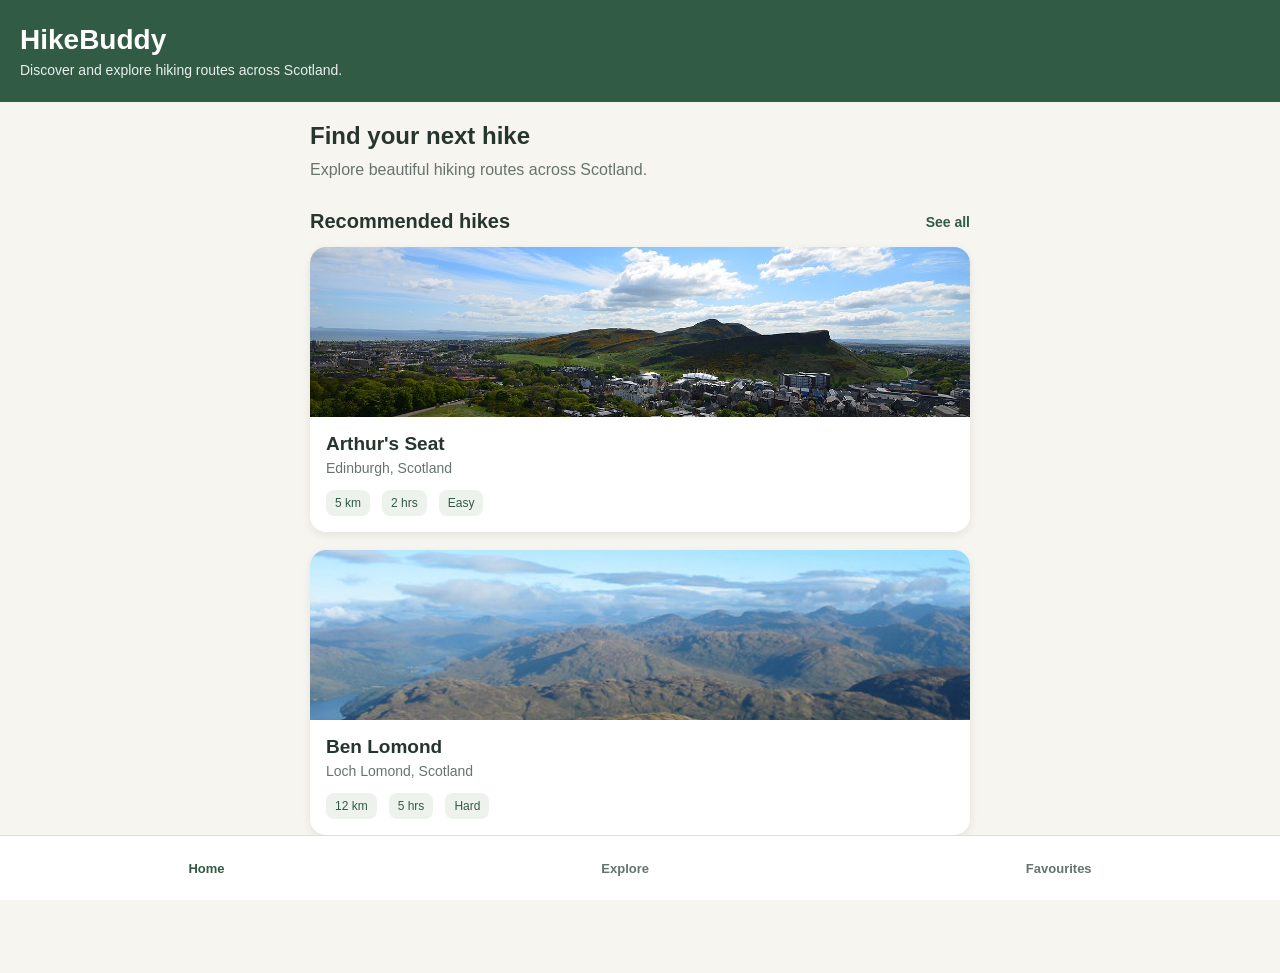
<file: index.html>
<!DOCTYPE html>
<html lang="en">
<head>
    <meta charset="UTF-8">

    <!-- Makes the app display properly on phones -->
    <meta name="viewport" content="width=device-width, initial-scale=1.0">

    <title>HikeBuddy</title>

    <!-- Connects our CSS file -->
    <link rel="stylesheet" href="style.css">
    <link rel="manifest" href="manifest.json">
</head>

<body>

    <!-- Header -->
    <header class="header">
        <h1>HikeBuddy</h1>
        <p>Discover and explore hiking routes across Scotland.</p>
    </header>


    <!-- Main content -->
    <main>

        <!-- Welcome section -->
        <section class="welcome">
            <h2>Find your next hike</h2>
            <p>
                Explore beautiful hiking routes across Scotland.
            </p>
        </section>


        <!-- Recommended hikes -->
        <section class="recommended">

            <div class="section-heading">
                <h2>Recommended hikes</h2>
                <a href="explore.html">See all</a>
            </div>


            <!-- Hike 1 -->
            <article class="hike-card" onclick="openHike('arthurs-seat')">

                <div class="hike-image">
                    <img src="images/arthurs-seat.jpg" alt="Arthur's Seat in Edinburgh">
                </div>

                <div class="hike-info">
                    <h3>Arthur's Seat</h3>
                    <p>Edinburgh, Scotland</p>

                    <div class="hike-details">
                        <span>5 km</span>
                        <span>2 hrs</span>
                        <span>Easy</span>
                    </div>
                </div>

            </article>


            <!-- Hike 2 -->
            <article class="hike-card" onclick="openHike('ben-lomond')">

                <div class="hike-image">
                    <img src="images/ben-lomond.jpg" alt="Ben Lomond in Scotland">
                </div>

                <div class="hike-info">
                    <h3>Ben Lomond</h3>
                    <p>Loch Lomond, Scotland</p>

                    <div class="hike-details">
                        <span>12 km</span>
                        <span>5 hrs</span>
                        <span>Hard</span>
                    </div>
                </div>

            </article>

        </section>

    </main>


    <!-- Bottom navigation -->
    <nav class="bottom-nav">

        <a href="#" class="active">
            Home
        </a>

        <a href="explore.html">
            Explore
        </a>

        <a href="favourites.html">
            Favourites
        </a>

    </nav>


    <!-- Connects our JavaScript file -->
    <script src="app.js"></script>

</body>
</html>
</file>
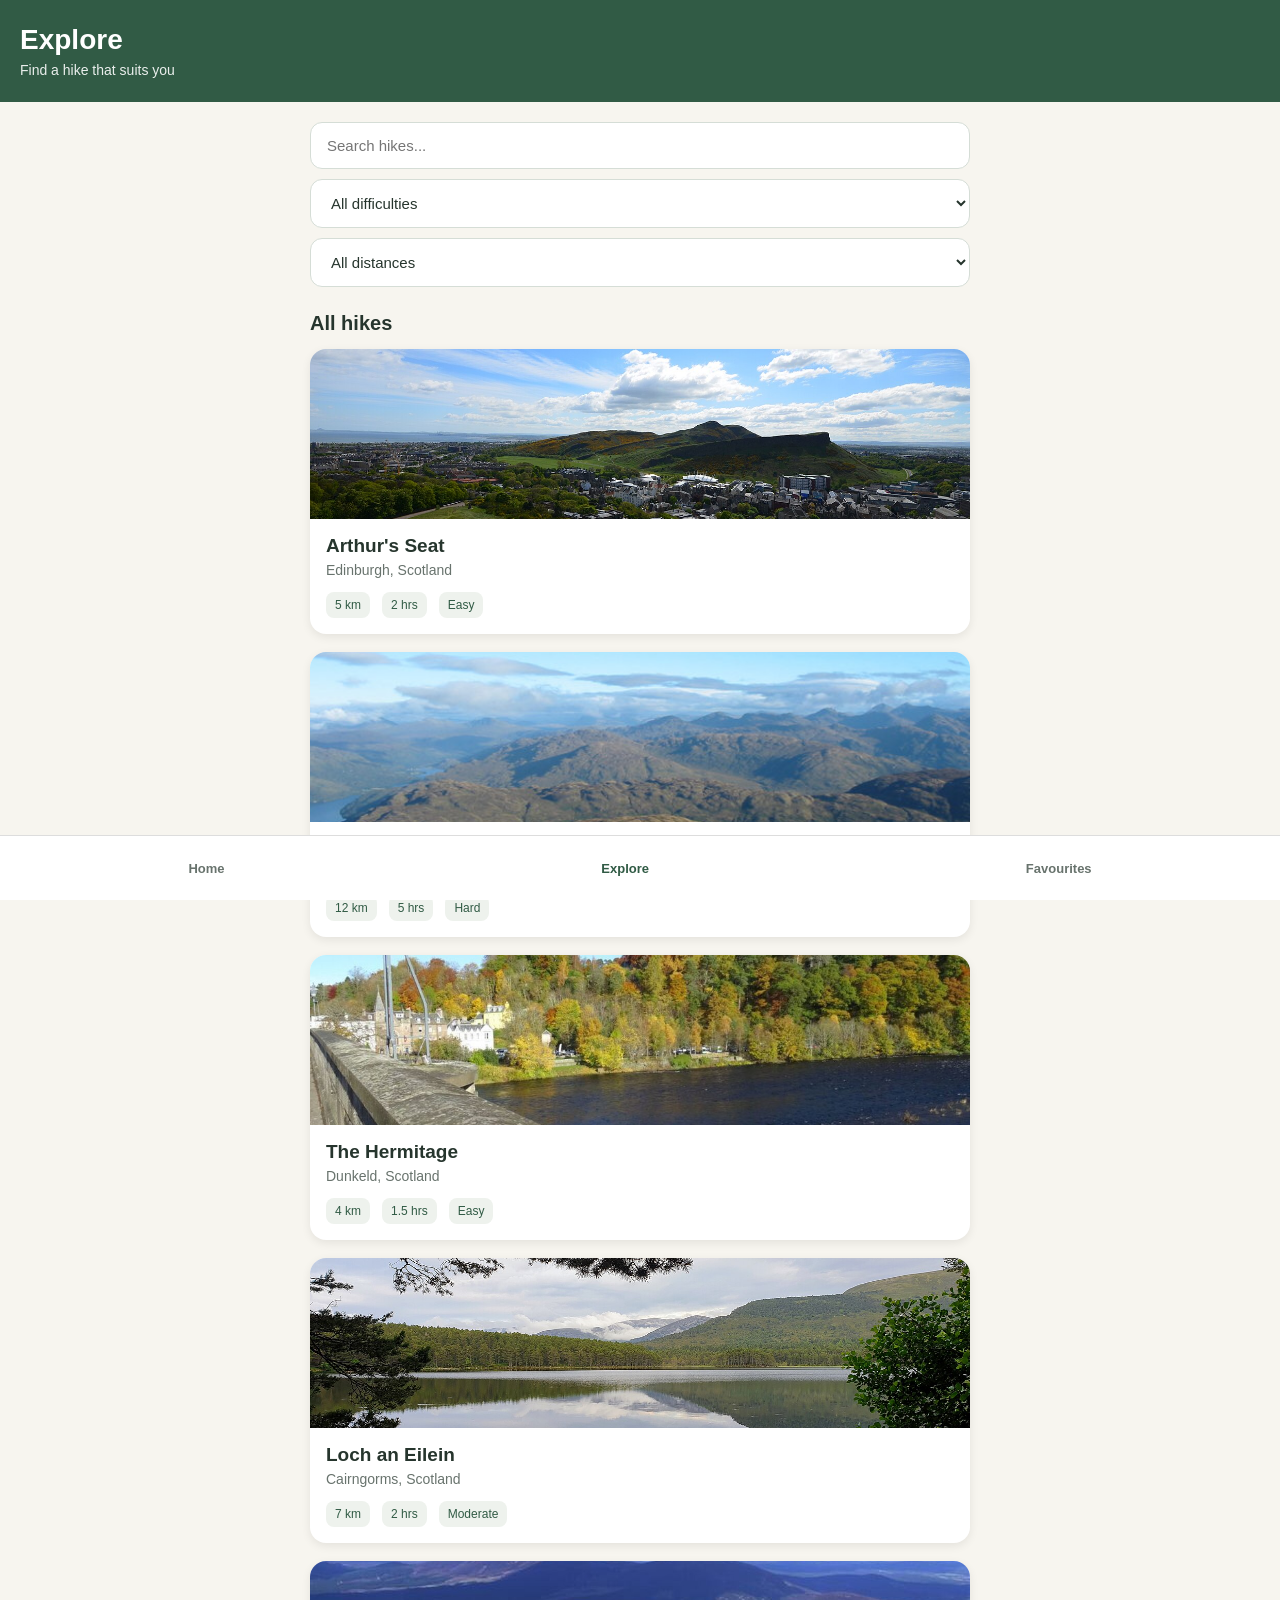
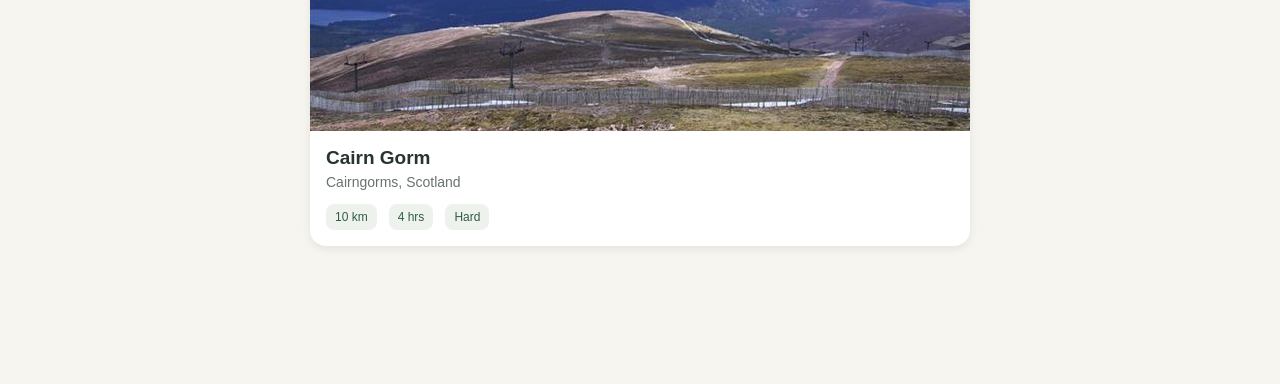
<file: explore.html>
<!DOCTYPE html>
<html lang="en">
<head>
    <meta charset="UTF-8">
    <meta name="viewport" content="width=device-width, initial-scale=1.0">

    <title>Explore - HikeBuddy</title>

    <link rel="stylesheet" href="style.css">
    <link rel="manifest" href="manifest.json">
</head>

<body>

    <header class="header">
        <h1>Explore</h1>
        <p>Find a hike that suits you</p>
    </header>


    <main>

        <div class="search-box">

            <input
                type="text"
                id="search-input"
                placeholder="Search hikes..."
            >
        
            <select id="difficulty-filter">
                <option value="all">All difficulties</option>
                <option value="easy">Easy</option>
                <option value="moderate">Moderate</option>
                <option value="hard">Hard</option>
                   </select>
                <select id="distance-filter">
    <option value="all">All distances</option>
    <option value="short">Under 5 km</option>
    <option value="medium">5–10 km</option>
    <option value="long">10+ km</option>
</select> 
        </div>


        <section>

            <div class="section-heading">
                <h2>All hikes</h2>
            </div>


            <div id="hike-list">

                <!-- Arthur's Seat -->
                <article class="hike-card"
                    onclick="openHike('arthurs-seat')">
            
                    <div class="hike-image">
                        <img src="images/arthurs-seat.jpg" alt="Arthur's Seat in Edinburgh">
                    </div>
            
                    <div class="hike-info">
                        <h3>Arthur's Seat</h3>
                        <p>Edinburgh, Scotland</p>
            
                        <div class="hike-details">
                            <span>5 km</span>
                            <span>2 hrs</span>
                            <span>Easy</span>
                        </div>
                    </div>
            
                </article>
            
            
                <!-- Ben Lomond -->
                <article class="hike-card"
                    onclick="openHike('ben-lomond')">
            
                    <div class="hike-image">
                        <img src="images/ben-lomond.jpg" alt="Ben Lomond in Scotland">
                    </div>
            
                    <div class="hike-info">
                        <h3>Ben Lomond</h3>
                        <p>Loch Lomond, Scotland</p>
            
                        <div class="hike-details">
                            <span>12 km</span>
                            <span>5 hrs</span>
                            <span>Hard</span>
                        </div>
                    </div>
            
                </article>
            
            
                <!-- The Hermitage -->
                <article class="hike-card"
                    onclick="openHike('the-hermitage')">
            
                    <div class="hike-image">
                        <img src="images/the-hermitage.jpg" alt="The Hermitage in Dunkeld">
                    </div>
            
                    <div class="hike-info">
                        <h3>The Hermitage</h3>
                        <p>Dunkeld, Scotland</p>
            
                        <div class="hike-details">
                            <span>4 km</span>
                            <span>1.5 hrs</span>
                            <span>Easy</span>
                        </div>
                    </div>
            
                </article>
            
            
                <!-- Loch an Eilein -->
                <article class="hike-card"
                    onclick="openHike('loch-an-eilein')">
            
                    <div class="hike-image">
                        <img src="images/loch-an-eilein.jpg" alt="Loch an Eilein in the Cairngorms">
                    </div>
            
                    <div class="hike-info">
                        <h3>Loch an Eilein</h3>
                        <p>Cairngorms, Scotland</p>
            
                        <div class="hike-details">
                            <span>7 km</span>
                            <span>2 hrs</span>
                            <span>Moderate</span>
                        </div>
                    </div>
            
                </article>
            
            
                                <!-- Cairn Gorm -->
                                <article class="hike-card"
                                onclick="openHike('cairn-gorm')">
            
                                <div class="hike-image">
                                    <img src="images/cairn-gorm.jpg" alt="Cairn Gorm in the Cairngorms">
                                </div>
            
                                <div class="hike-info">
                                    <h3>Cairn Gorm</h3>
                                    <p>Cairngorms, Scotland</p>
            
                                    <div class="hike-details">
                                        <span>10 km</span>
                                        <span>4 hrs</span>
                                        <span>Hard</span>
                                    </div>
                                </div>
            
                            </article>
            
                        </div> <!-- closes hike-list -->
            
                        <p id="no-results" class="no-results">
                            No hikes found. Try a different search or difficulty.
                        </p>
            
                    </section>
            
                </main>

    <nav class="bottom-nav">

        <a href="index.html">
            Home
        </a>

        <a href="explore.html" class="active">
            Explore
        </a>

        <a href="favourites.html">
            Favourites
        </a>

    </nav>


    <script src="app.js"></script>

    <script>
        const searchInput = document.getElementById("search-input");
        const difficultyFilter = document.getElementById("difficulty-filter");
        const hikeCards = document.querySelectorAll(".hike-card");
        const noResults = document.getElementById("no-results");

const distanceFilter = document.getElementById("distance-filter");

function filterHikes() {
    const searchTerm = searchInput.value.trim().toLowerCase();
    const selectedDifficulty = difficultyFilter.value;
    const selectedDistance = distanceFilter.value;

    let visibleCount = 0;

    hikeCards.forEach(function(card) {
        const hikeName = card.querySelector("h3").textContent.toLowerCase();

        const difficulty = card.querySelector(
            ".hike-details span:last-child"
        ).textContent.toLowerCase();

        const distanceText = card.querySelector(
            ".hike-details span:first-child"
        ).textContent;

        const distance = parseFloat(distanceText);

        const matchesSearch = hikeName.includes(searchTerm);

        const matchesDifficulty =
            selectedDifficulty === "all" ||
            difficulty === selectedDifficulty;

        const matchesDistance =
            selectedDistance === "all" ||
            (selectedDistance === "short" && distance < 5) ||
            (selectedDistance === "medium" && distance >= 5 && distance < 10) ||
            (selectedDistance === "long" && distance >= 10);

        if (matchesSearch && matchesDifficulty && matchesDistance) {
            card.style.display = "";
            visibleCount++;
        } else {
            card.style.display = "none";
        }
    });

    noResults.style.display = visibleCount === 0 ? "block" : "none";
}

searchInput.addEventListener("input", filterHikes);
difficultyFilter.addEventListener("change", filterHikes);
distanceFilter.addEventListener("change", filterHikes);
        // Remember Explore scroll position when opening a hike
// Save Explore scroll position when opening a hike
document.querySelectorAll("#hike-list .hike-card").forEach(function(card) {
    card.addEventListener("click", function() {
        sessionStorage.setItem("exploreScrollPosition", window.scrollY);
    });
});

// Restore Explore scroll position when returning
window.addEventListener("pageshow", function() {
    const savedPosition = sessionStorage.getItem("exploreScrollPosition");

    if (savedPosition !== null) {
        window.scrollTo(0, Number(savedPosition));
        sessionStorage.removeItem("exploreScrollPosition");
    }
});
    </script>
</body>
</html>
</file>
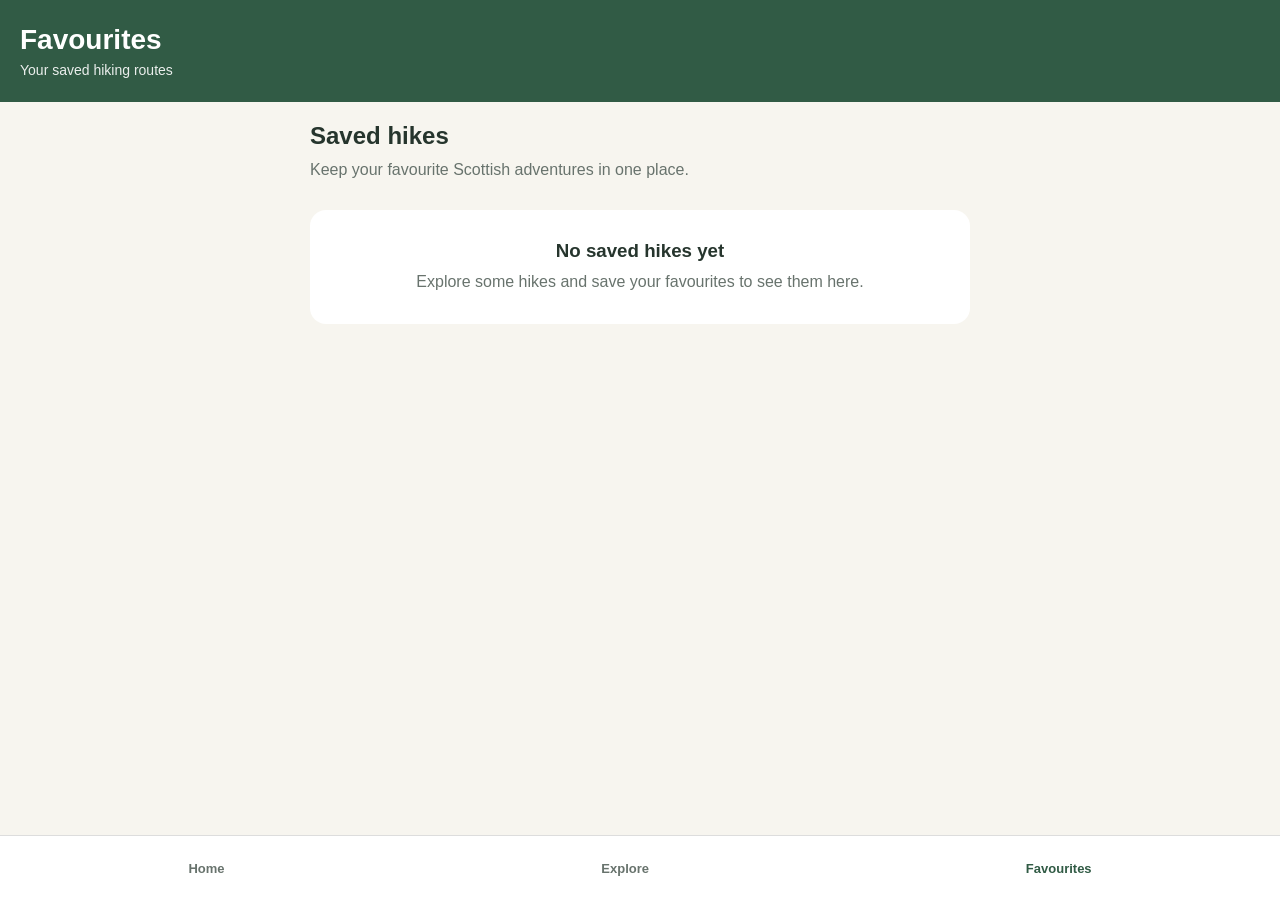
<file: favourites.html>
<!DOCTYPE html>
<html lang="en">
<head>
    <meta charset="UTF-8">
    <meta name="viewport" content="width=device-width, initial-scale=1.0">

    <title>Favourites - HikeBuddy</title>

    <link rel="stylesheet" href="style.css">
    <link rel="manifest" href="manifest.json">
</head>

<body>

    <header class="header">
        <h1>Favourites</h1>
        <p>Your saved hiking routes</p>
    </header>

    <main>

        <section class="welcome">
            <h2>Saved hikes</h2>
            <p>Keep your favourite Scottish adventures in one place.</p>
        </section>

        <section id="favourites-list"></section>

    </main>

    <nav class="bottom-nav">
        <a href="index.html">Home</a>
        <a href="explore.html">Explore</a>
        <a href="favourites.html" class="active">Favourites</a>
    </nav>

    <script>

        const favourites = JSON.parse(
            localStorage.getItem("favourites")
        ) || [];

        const list = document.getElementById("favourites-list");

        const hikes = {
            "arthurs-seat": {
                name: "Arthur's Seat",
                location: "Edinburgh, Scotland",
                distance: "5 km",
                duration: "2 hrs",
                difficulty: "Easy",
                image: "images/arthurs-seat.jpg",
                alt: "Arthur's Seat in Edinburgh"
            },

            "ben-lomond": {
                name: "Ben Lomond",
                location: "Loch Lomond, Scotland",
                distance: "12 km",
                duration: "5 hrs",
                difficulty: "Hard",
                image: "images/ben-lomond.jpg",
                alt: "Ben Lomond in Scotland"
            },

            "the-hermitage": {
                name: "The Hermitage",
                location: "Dunkeld, Scotland",
                distance: "4 km",
                duration: "1.5 hrs",
                difficulty: "Easy",
                image: "images/the-hermitage.jpg",
                alt: "The Hermitage in Dunkeld"
            },

            "loch-an-eilein": {
                name: "Loch an Eilein",
                location: "Cairngorms, Scotland",
                distance: "7 km",
                duration: "2 hrs",
                difficulty: "Moderate",
                image: "images/loch-an-eilein.jpg",
                alt: "Loch an Eilein in the Cairngorms"
            },

            "cairn-gorm": {
                name: "Cairn Gorm",
                location: "Cairngorms, Scotland",
                distance: "10 km",
                duration: "4 hrs",
                difficulty: "Hard",
                image: "images/cairn-gorm.jpg",
                alt: "Cairn Gorm in the Cairngorms"
            }
        };

        if (favourites.length === 0) {

            list.innerHTML = `
                <div class="empty-favourites">
                    <h3>No saved hikes yet</h3>
                    <p>
                        Explore some hikes and save your favourites
                        to see them here.
                    </p>
                </div>
            `;

        } else {

            favourites.forEach(function(hikeId) {

                const hike = hikes[hikeId];

                if (!hike) return;

                list.innerHTML += `
                    <a class="hike-card favourite-card"
                       href="hike-details.html?hike=${hikeId}&from=favourites">

                        <div class="hike-image">
                            <img src="${hike.image}" alt="${hike.alt}">
                        </div>

                        <div class="hike-info">
                            <h3>${hike.name}</h3>
                            <p>${hike.location}</p>

                            <div class="hike-details">
                                <span>${hike.distance}</span>
                                <span>${hike.duration}</span>
                                <span>${hike.difficulty}</span>
                            </div>
                        </div>

                    </a>
                `;
            });

            function updateExpandedCard() {

                const cards = document.querySelectorAll(".favourite-card");

                const anchor = 160;
                let activeCard = null;
                let closestDistance = Infinity;

                cards.forEach(function(card) {

                    const rect = card.getBoundingClientRect();

                    if (rect.top <= anchor && rect.bottom > anchor) {
                        activeCard = card;
                    }

                    const distance = Math.abs(rect.top - anchor);

                    if (!activeCard && distance < closestDistance) {
                        closestDistance = distance;
                        activeCard = card;
                    }
                });

                cards.forEach(function(card) {
                    card.classList.toggle(
                        "is-expanded",
                        card === activeCard
                    );
                });
            }

// Remember the scroll position when opening a hike
window.addEventListener("beforeunload", function() {
    sessionStorage.setItem(
        "favouritesScrollPosition",
        window.scrollY
    );
});

// Restore the previous position when returning
window.addEventListener("pageshow", function() {
    const savedPosition = sessionStorage.getItem(
        "favouritesScrollPosition"
    );

    if (savedPosition !== null) {
        window.scrollTo(0, Number(savedPosition));
        updateExpandedCard();
    }
});

window.addEventListener("scroll", updateExpandedCard, {
    passive: true
});

window.addEventListener("resize", updateExpandedCard);

updateExpandedCard();

        }

    </script>

</body>
</html>
</file>
<file: style.css>
* {
    box-sizing: border-box;
    margin: 0;
    padding: 0;
}

body {
    font-family: Arial, sans-serif;
    background-color: #f7f5ef;
    color: #26352d;
    padding-bottom: 100px;
}

/* Header */
.header {
    background-color: #315b45;
    color: white;
    padding: 24px 20px;
}

.header h1 {
    font-size: 28px;
    margin-bottom: 6px;
}

.header p {
    font-size: 14px;
    opacity: 0.9;
}

/* Main content */
main {
    max-width: 700px;
    margin: 0 auto;
    padding: 20px;
}

/* Welcome section */
.welcome {
    margin-bottom: 28px;
}

.welcome h2 {
    font-size: 24px;
    margin-bottom: 8px;
}

.welcome p {
    color: #68736d;
    line-height: 1.5;
}

/* Section heading */
.section-heading {
    display: flex;
    justify-content: space-between;
    align-items: center;
    margin-bottom: 14px;
}

.section-heading h2 {
    font-size: 20px;
}

.section-heading a {
    color: #315b45;
    text-decoration: none;
    font-size: 14px;
    font-weight: bold;
}

/* Hike cards */
.hike-card {
    background-color: white;
    border-radius: 16px;
    overflow: hidden;
    margin-bottom: 18px;
    box-shadow: 0 3px 10px rgba(0, 0, 0, 0.08);
}

.hike-image {
    height: 170px;
    background-color: #c9d5ca;
    display: flex;
    justify-content: center;
    align-items: center;
    color: #315b45;
    font-size: 14px;
}

.hike-info {
    padding: 16px;
}

.hike-info h3 {
    font-size: 19px;
    margin-bottom: 5px;
}

.hike-info p {
    color: #68736d;
    font-size: 14px;
    margin-bottom: 14px;
}

.hike-details {
    display: flex;
    gap: 12px;
    flex-wrap: wrap;
}

.hike-details span {
    background-color: #eef2ed;
    color: #315b45;
    padding: 6px 9px;
    border-radius: 8px;
    font-size: 12px;
}

/* Bottom navigation */
.bottom-nav {
    position: fixed;
    bottom: 0;
    left: 0;
    right: 0;
    height: 65px;
    background-color: white;
    border-top: 1px solid #ddd;
    display: flex;
    justify-content: space-around;
    align-items: center;
    z-index: 9999;
}

.bottom-nav a {
    color: #68736d;
    text-decoration: none;
    font-size: 13px;
    font-weight: bold;
}

.bottom-nav a.active {
    color: #315b45;
}
/* Back button */
.back-button {
    display: inline-block;
    margin-bottom: 18px;
    color: #315b45;
    text-decoration: none;
    font-weight: bold;
}


/* Hike details */
.details-card {
    background-color: white;
    border-radius: 16px;
    overflow: hidden;
    box-shadow: 0 3px 10px rgba(0, 0, 0, 0.08);
}

.details-image {
    height: 190px;
    background-color: #c9d5ca;
    display: flex;
    justify-content: center;
    align-items: center;
    color: #315b45;
}
.details-image img {
    width: 100%;
    height: 100%;
    object-fit: cover;
    display: block;
}

.details-info {
    padding: 20px;
    padding-bottom: 150px;
}

.details-info h2 {
    font-size: 28px;
    margin-bottom: 5px;
}

.location {
    color: #68736d;
    margin-bottom: 18px;
}

.details-info h3 {
    margin-top: 24px;
    margin-bottom: 8px;
    font-size: 18px;
}

.details-info p {
    color: #68736d;
    line-height: 1.6;
}


/* Buttons */
.favourite-button,
.map-button {
    width: 100%;
    padding: 13px;
    margin-top: 18px;
    border-radius: 10px;
    font-size: 15px;
    font-weight: bold;
    cursor: pointer;
}

.favourite-button {
    background-color: #eef2ed;
    color: #315b45;
    border: 1px solid #315b45;
}

.map-button {
    background-color: #315b45;
    color: white;
    border: none;
}

.location-button {
    display: inline-block;
    width: auto;
    padding: 9px 14px;
    margin-top: 10px;
    margin-bottom: 10px;
    border-radius: 10px;
    font-size: 13px;
    font-weight: bold;
    cursor: pointer;
    background-color: #eef2ed;
    color: #315b45;
    border: 1px solid #315b45;
}

.empty-favourites {
    background-color: white;
    border-radius: 16px;
    padding: 30px 20px;
    text-align: center;
}

.empty-favourites h3 {
    margin-bottom: 8px;
}

.empty-favourites p {
    color: #68736d;
    line-height: 1.5;
}
.search-box {
    margin-bottom: 25px;
}

.search-box input {
    width: 100%;
    padding: 14px 16px;
    border: 1px solid #d5ddd6;
    border-radius: 12px;
    font-size: 15px;
    outline: none;
}

.search-box input:focus {
    border-color: #315b45;
}
.search-box {
    display: flex;
    flex-direction: column;
    gap: 10px;
    margin-bottom: 25px;
}

.search-box select {
    width: 100%;
    padding: 14px 16px;
    border: 1px solid #d5ddd6;
    border-radius: 12px;
    font-size: 15px;
    background-color: white;
    color: #26352d;
}
.weather-section {
    background-color: white;
    border-radius: 16px;
    padding: 18px;
    margin-top: 8px;
    box-shadow: 0 3px 10px rgba(0, 0, 0, 0.08);
}

.weather-section h3 {
    margin-bottom: 8px;
    font-size: 18px;
}

.weather-section p {
    color: #68736d;
    line-height: 1.5;
}
#map {
    height: 300px;
    width: 100%;
    margin-top: 18px;
    margin-bottom: 30px;
    border-radius: 16px;
    overflow: hidden;
    position: relative;
    z-index: 1;
}

.bottom-nav {
    z-index: 10000;
}
.hike-image img {
    width: 100%;
    height: 100%;
    object-fit: cover;
    display: block;
}
.no-results {
    display: none;
    background-color: white;
    border-radius: 16px;
    padding: 25px 20px;
    text-align: center;
    color: #68736d;
    line-height: 1.5;
    margin-top: 10px;
}
/* Favourites cards */
#favourites-list .favourite-card {
    overflow: hidden;
    display: block;
    color: inherit;
    text-decoration: none;
    transition: box-shadow 0.4s ease;
}

/* Normal image */
#favourites-list .favourite-card .hike-image {
    width: 100%;
    height: 170px;
    display: block;
    overflow: hidden;
    transition: height 0.4s ease;
}

#favourites-list .favourite-card .hike-image img {
    width: 100%;
    height: 100%;
    max-width: 100%;
    object-fit: cover;
    display: block;
}

/* Expanded card */
#favourites-list .favourite-card.is-expanded .hike-image {
    height: 310px;
}

#favourites-list .favourite-card.is-expanded {
    box-shadow: 0 7px 22px rgba(0, 0, 0, 0.14);
}

/* Mobile */
@media (max-width: 600px) {
    #favourites-list .favourite-card.is-expanded .hike-image {
        height: 250px;
    }
}

/* Accessibility */
#favourites-list .favourite-card:focus-visible {
    outline: 3px solid #315b45;
    outline-offset: 3px;
}

@media (prefers-reduced-motion: reduce) {
    #favourites-list .favourite-card,
    #favourites-list .favourite-card .hike-image {
        transition: none;
    }
}
</file>
